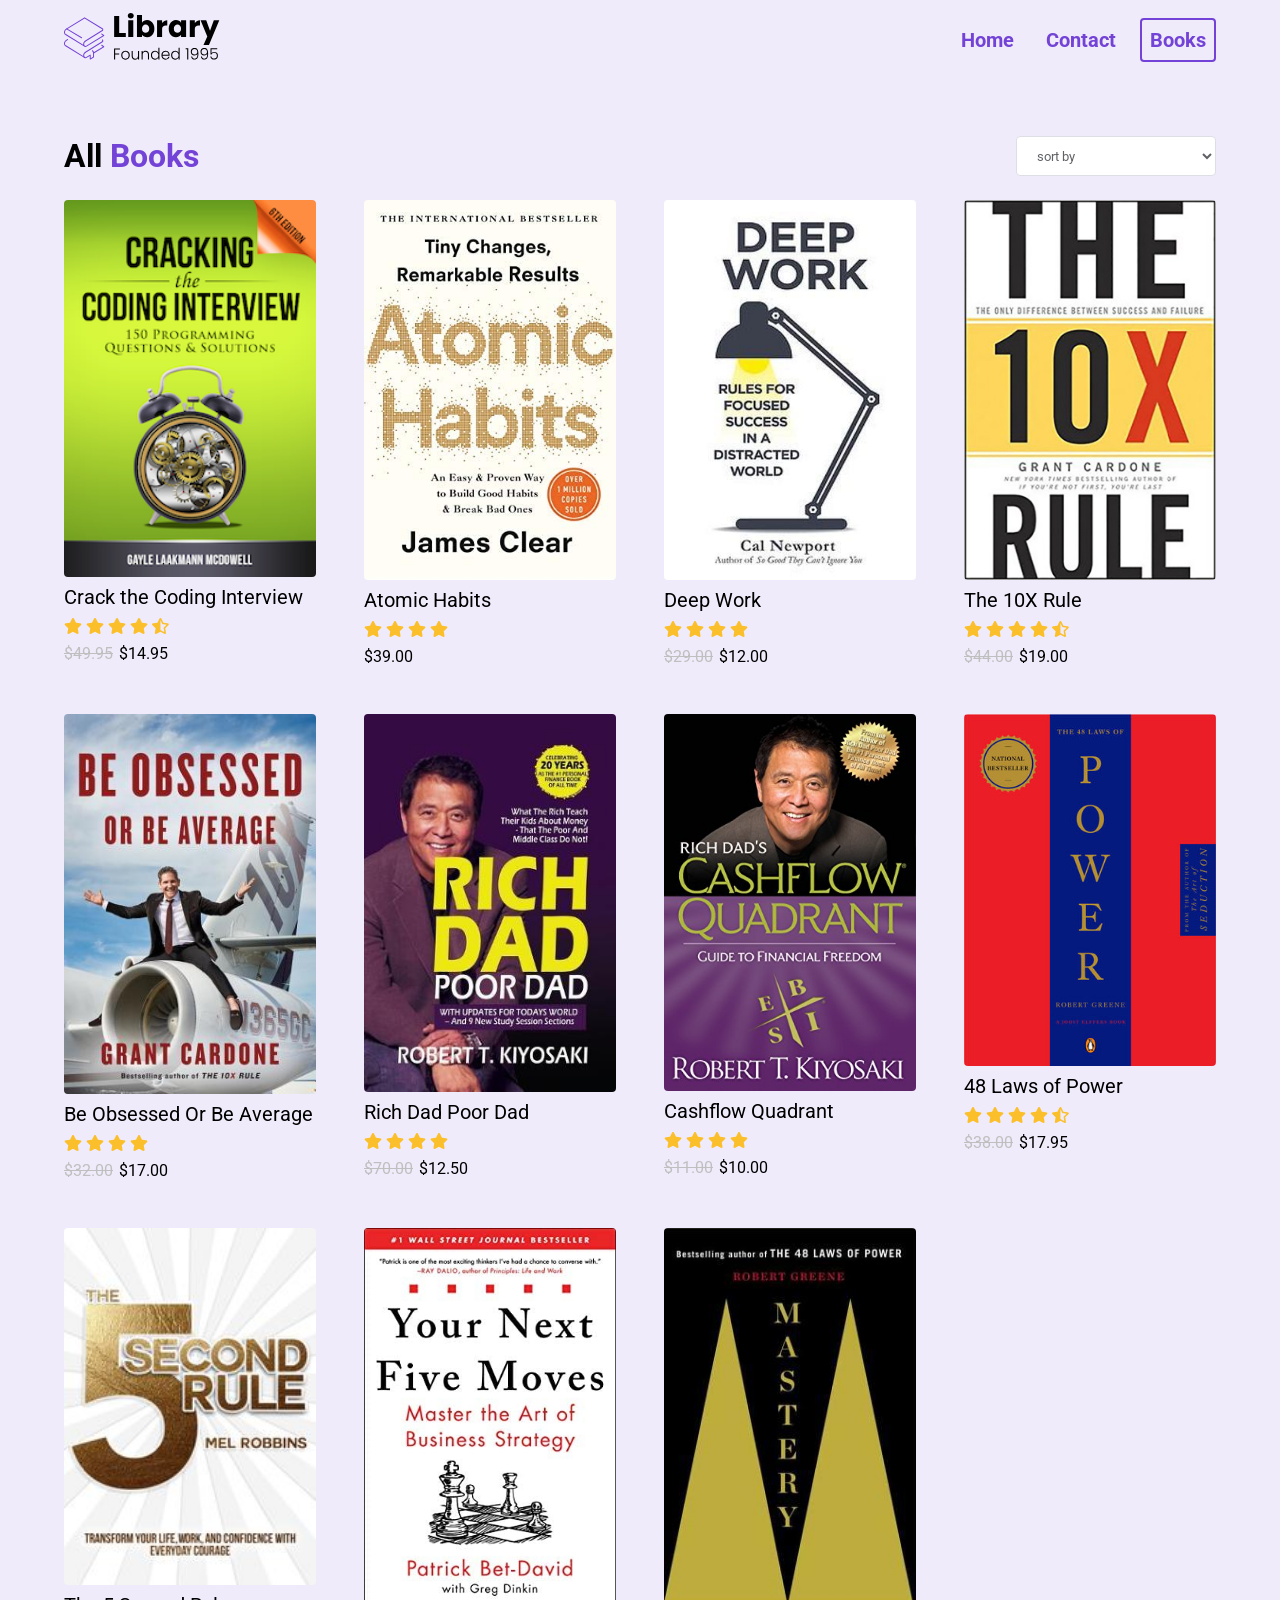
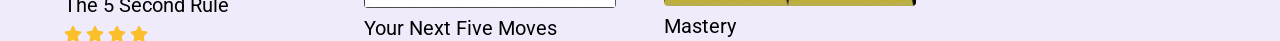
<file: Library JS Starter/books.html>
<!DOCTYPE html>
<html lang="en">

<head>
  <meta charset="UTF-8">
  <meta http-equiv="X-UA-Compatible" content="IE=edge">
  <meta name="viewport" content="width=device-width, initial-scale=1.0">
  <title>Library</title>
  <link rel="stylesheet" href="styles.css">
  <link rel="stylesheet"
  href="https://cdnjs.cloudflare.com/ajax/libs/font-awesome/5.15.3/css/all.min.css"/>
  <script src="index.js"></script>
  <script src="books.js"></script>
</head>

<body id="books__body">
  <section>
    <nav>
      <div class="nav__container">
        <img class="logo" src="assets/Library.svg" alt="">
        <ul class="nav__links">
          <li><a href="#" class="nav__link">Home</a></li>
          <li><a href="#" class="nav__link">Contact</a></li>
          <li><a href="#" class="nav__link nav__link--primary">Books</a></li>
        </ul>
        <button class="btn__menu" onclick="openMenu()">
          <i class="fas fa-bars"></i>
        </button>
        <div class="menu__backdrop" style="visibility: hidden;">
          <button class="btn__menu btn__menu--close" onclick="closeMenu()">
            <i class="fas fa-times"></i>
          </button>
          <ul class="menu__links">
            <li class="menu__list">
              <a href="#" class="menu__link" onclick="closeMenu()">Home</a>
            </li>
            <li class="menu__list">
              <a href="#features" class="menu__link" onclick="closeMenu()">Books</a>
            </li>
            <li class="menu__list">
              <a class="menu__link no-cursor" onclick="closeMenu()">Contacts</a>
            </li>
          </ul>
        </div>
      </div>
    </nav>
  </section>

  <main id="books__main">
    <section>
      <div class="container">
        <div class="row">
          <div class="books__header">
          <h2 class="section__title books__header--title">
            All <span class="purple">Books</span>
          </h2>
          <select id="filter" onChange="filterBooks(event)">
            <option value="" disabled selected>sort by</option>
            <option value="low_to_high">Price, Low to High</option>
            <option value="high_to_low">Price, High to Low</option>
            <option value="rating">Rating</option>
          </select>
          </div>
          <div class="books">
            <i class="fas fa-spinner books__loading--spinner"></i>
          </div>
        </div>
      </div>
    </section>
  </main>

  <footer>
    <div class="container">
      <div class="row row__column">
        <a href="#">
          <figure class="footer__logo">
            <img src="assets/Library.svg" class="footer__logo--img" alt="">
          </figure>
        </a>
        <div class="footer__list">
          <a href="#" class="footer__link">Home</a>
          <a class="footer__link no-cursor">About</a>
          <a href="#features" class="footer__link">Books</a>
          <a class="footer__link no-cursor">Contact</a>
        </div>
        <div class="footer__copyright">Copyright &copy; 2021 Library</div>
      </div>
    </div>
  </footer>
</body>

</html>
</file>
<file: Library JS Starter/styles.css>
@import url('https://fonts.googleapis.com/css2?family=Roboto:wght@400;500;700&display=swap');
* {
  padding: 0;
  margin: 0;
  box-sizing: border-box;
  font-family: 'Roboto', sans-serif;
}

html {
  scroll-behavior: smooth;
}

body {
  max-width: 100vw;
  overflow-x: hidden;
}

nav {
  height: 80px;
  display: flex;
}

img {
  width: 100%;
}

p {
  line-height: 1.5;
}

a {
  text-decoration: none;
}

a:hover {
  text-decoration: underline;
}



ul {
  display: flex;
}

li {
  list-style-type: none;
}

h1 {
  font-size: 56px;
  color: #7342d6;
  margin-bottom: 24px;
  text-align: center;
}

h2 {
  font-size: 32px;
  margin-bottom: 32px;
  text-align: center;
}

button {
  cursor: pointer;
}

button:active {
  transform: translateY(1px);
}

.btn {
  background-color: #7342d6;
  color: white;
  padding: 12px 24px;
  font-size: 20px;
  border-radius: 4px;
  border: none;
}

.purple {
  color: #7342d6;
}

.logo {
  width: 160px;
}

.nav__container {
  width: 100%;
  max-width: 1200px;
  padding: 0 24px;
  display: flex;
  justify-content: space-between;
  align-items: center;
  margin: 0 auto;
}

.nav__link {
  margin-left: 16px;
  text-decoration: none;
  font-size: 20px;
  color: #7342d6;
  font-weight: bold;
  padding: 8px;
}

.nav__link:hover {
  text-decoration: underline;
}

.nav__link--primary {
  border: 2px solid #7342d6;
  border-radius: 4px;
}

.nav__link--primary:hover {
  text-decoration: none;
}

.btn__menu {
  background-color: transparent;
  font-size: 40px;
  border: none;
  color: #7342d6;
  display: none;
}

.menu__backdrop {
  position: absolute;
  background-color: #242424;
  top: 0;
  left: 0;
  right: 0;
  bottom: 0;
  z-index: 99;
  display: flex;
  align-items: center;
  justify-content: center;
  visibility: hidden;
  transition: all 300ms ease;
  opacity: 0;
  transform: translate(100%);
}

.menu--open {
  max-height: 100vh;
  overflow: hidden;
}

.menu--open .menu__backdrop {
  visibility: visible !important;
  opacity: 1;
  transform: translate(0);
}

.menu__links {
  display: flex;
  flex-direction: column;
  align-items: center;
}

.menu__list {
  padding: 32px 0;
}

.menu__link {
  color: white;
  font-size: 40px;
}

.btn__menu--close {
  position: absolute;
  top: 10px;
  right: 20px;
  padding: 8px;
  color: white;
}


/* 

LANDING

*/

#landing {
  background-color: rgba(115, 66, 214, 0.1)
}

header {
  height: calc(100vh - 80px);
}

.header__container {
  width: 100%;
  max-width: 720px;
  margin: 0 auto;
  height: 100%;
  display: flex;
  flex-direction: column;
  justify-content: space-around;
}

.header__description {
  display: flex;
  flex-direction: column;
  align-items: center;
}

.header__img--wrapper {
  padding: 20px;

  /* Added this after the tutorial to 
  show it over the wave on larger screens */
  z-index: 100;
}

.container {
  padding: 56px 0;
}

.row {
  width: 100%;
  max-width: 1200px;
  margin: 0 auto;
}

.row__column {
  display: flex;
  flex-direction: column;
  align-items: center;
}

.no-cursor {
  cursor: not-allowed;
}
/* 

HIGHLIGHTS 

*/

#highlights {
  position: relative;
  max-width: 100vw;
}

#highlights:after,
#highlights:before {
  background: url('assets/wave.svg');
  content: "";
  position: absolute;
  width: 101vw;
  height: 12vw;
  left: 0;
  z-index: 1;
  background-size: cover;
  background-repeat: no-repeat;
}

#highlights:before {
  transform: translateY(-100%);
  top: 1px;
}

#highlights:after {
  transform: translateY(100%) rotate(180deg);
  bottom: 1px;
}

.highlight__wrapper {
  display: flex;
  flex-wrap: wrap;
}

.highlight {
  padding: 0 24px;
  width: calc(100% / 3);
  display: flex;
  align-items: center;
  flex-direction: column;
}

.highlight__para {
  text-align: center;
  max-width: 280px;
}

.highlight__img {
  border: 2px solid #7342d65d;
  color: #7342d6;
  width: 100px;
  height: 100px;
  display: flex;
  align-items: center;
  justify-content: center;
  border-radius: 4px;
  font-size: 32px;
  margin-bottom: 24px;
}

.highlight__subtitle {
  font-size: 20px;
  margin-bottom: 16px;
  text-align: center;
}

/* 

FEATURES 

*/

#features {
  padding-top: 8vw;
  background-color: rgba(115, 66, 214, 0.1);
}

.books {
  display: flex;
  flex-wrap: wrap;
}

.book {
  width: 25%;
  padding: 24px;
}

.book__img {
  width: 100%;
  max-height: 380px;
  transition: all 300ms ease;
  cursor: not-allowed;
  /* Added after tutorial to maintain image aspect ratio */
}

.book__img--wrapper {
  margin-bottom: 8px;
  border-radius: 4px;
  overflow: hidden;
  display: flex;
}

.book:hover .book__img {
  transform: scale(1.03);
}

.book__title {
  font-size: 20px;
  margin-bottom: 8px;
}

.book__title:hover {
  text-decoration: underline;
  cursor: not-allowed;
}

.book__ratings {
  margin-bottom: 8px;
  color: #fabf2a;
}

.book__price--normal {
  text-decoration: line-through;
  padding-right: 6px;
  color: #bfbfbf;
}

/* 

EXPLORE

*/

#explore {
  background-color: rgba(115, 66, 214, 0.1);
}

/* 

FOOTER

*/

footer {
  background-color: #242424;
}

.footer__logo {
  display: flex;
}

.footer__logo--img {
  width: 160px;
  filter: grayscale(1) invert(1);
}

.footer__link,
.footer__copyright {
  color: #fff;
}

.footer__list {
  margin: 20px 0 24px 0;
}

.footer__link {
  padding: 0 8px;
}

/* 
**

BOOKS PAGE

**
*/

#books__body {
  background-color: rgba(115, 66, 214, 0.1);
  display: flex;
  flex-direction: column;
  min-height: 100vh;
}

#books__main {
  flex: 1;
}

.books__header {
  display: flex;
  justify-content: space-between;
  align-items: center;
  padding: 0 24px;
}

.books__header--title {
  margin-bottom: 0;
}

select {
  background-color: #fff;
  border-radius: 4px;
  border: 1px solid #dcdfe6;
  color: #606266;
  height: 40px;
  line-height: 40px;
  outline: none;
  padding: 0 16px;
  width: 100%;
  max-width: 200px;
}

.books__loading {
  display: flex;
  align-items: center;
  justify-content: center;
  padding-top: 60px;
  font-size: 60px;
  color: #7342d6;
}

.books__loading--spinner {
  display: none !important;
}

.books__loading .books__loading--spinner {
  display: block !important;
}

.fa-spinner {
  animation: rotate 600ms infinite linear;
}

@keyframes rotate {
  0% {
    transform: rotate(0);
  }

  100% {
    transform: rotate(360deg);
  }
}

/* SMALL PHONES, TABLETS, LARGE SMARTPHONES */
@media (max-width: 768px) {
  .header__description {
    padding: 0 24px;
  }

  h1 {
    font-size: 40px;
  }

  h2 {
    font-size: 26px;
  }

  button {
    font-size: 18px;
  }

  .book {
    width: 50%;
  }
}


/* SMALL PHONES, LARGE SMARTPHONES */
@media (max-width: 550px) {
  .btn__menu {
    display: block;
  }

  .nav__links {
    display: none;
  }

  .highlight {
    width: 100%;
  }

  .highlight:not(:last-child) {
    margin-bottom: 24px;
  }
}
</file>
